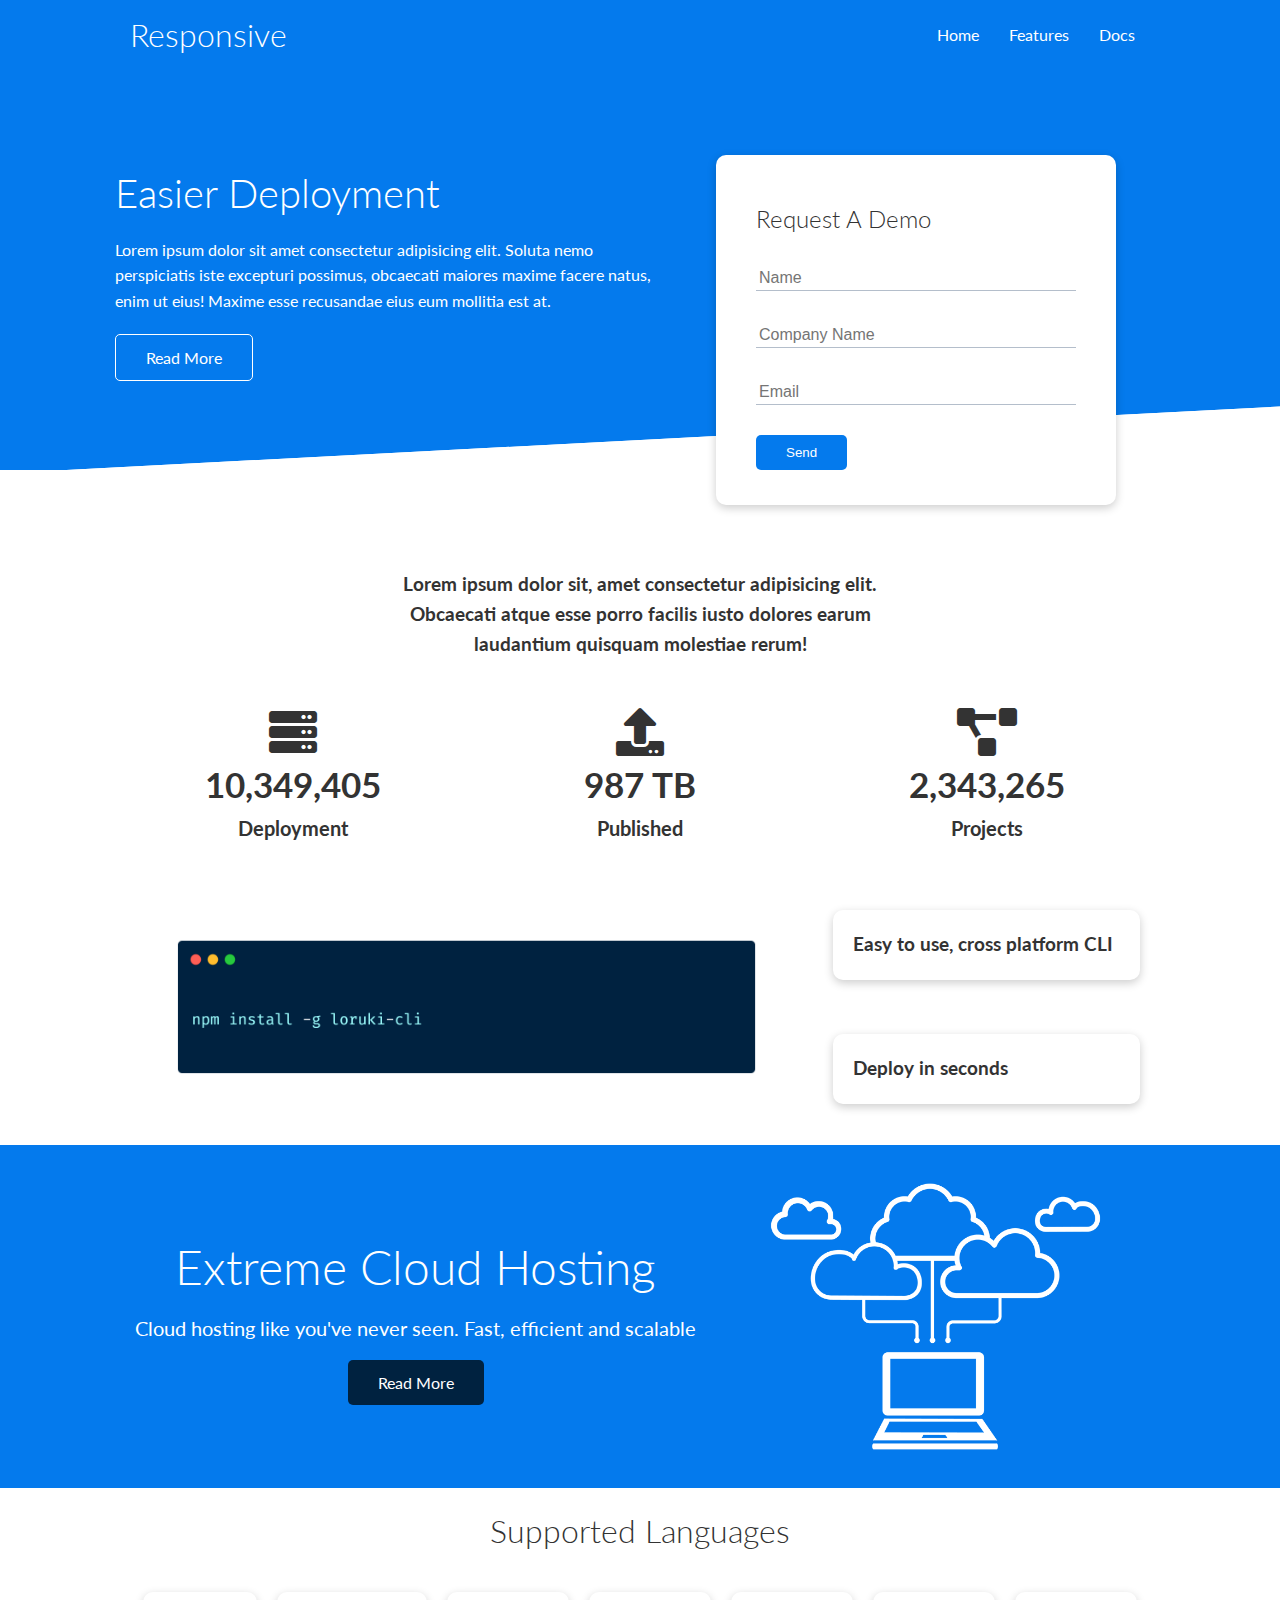
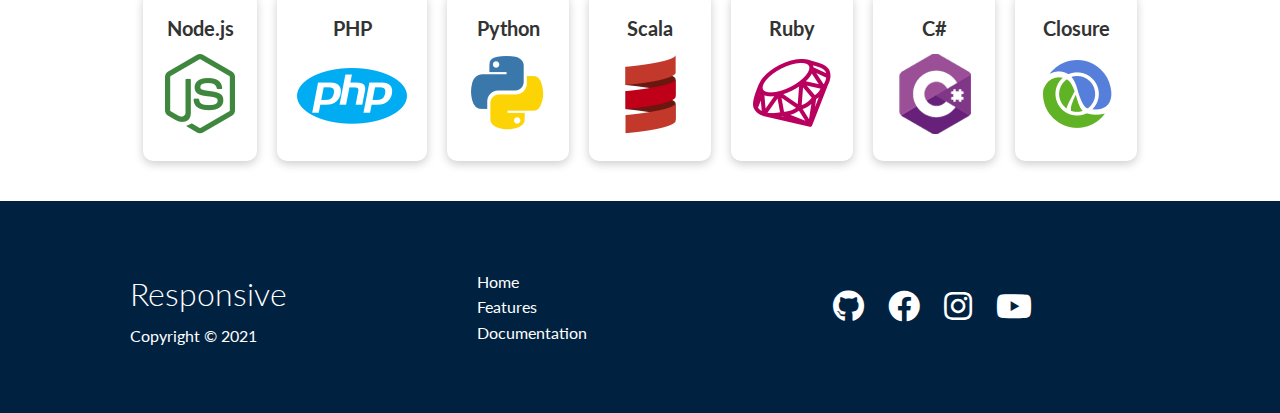
<file: index.html>
<!DOCTYPE html>
<html lang="en">
<head>
    <meta charset="UTF-8">
    <meta http-equiv="X-UA-Compatible" content="IE=edge">
    <meta name="viewport" content="width=device-width, initial-scale=1.0">
    <link rel="stylesheet" href="https://cdnjs.cloudflare.com/ajax/libs/font-awesome/5.15.3/css/all.min.css">
    <link rel="stylesheet" href="css/utilities.css">
    <link rel="stylesheet" href="css/style.css">
    <title>Responsive Website</title>
</head>

<!-- 
    CSS fro Requirement Section
 -->
<body>
    <!-- Navbar -->
    <div class="navbar">
        <div class="container flex">
            <h1 class="logo">Responsive</h1>
            <nav>
                <ul>
                    <li><a href="index.html">Home</a></li>
                    <li><a href="features.html">Features</a></li>
                    <li><a href="docs.html">Docs</a></li>
                </ul>
            </nav>
        </div>
    </div>

    <!-- Showcase -->
    <section class="showcase">
        <div class="container grid">
            <div class="showcse-text">
                <h1>Easier Deployment</h1>
                <p>Lorem ipsum dolor sit amet consectetur adipisicing elit. Soluta nemo perspiciatis iste excepturi possimus, obcaecati maiores maxime facere natus, enim ut eius! Maxime esse recusandae eius eum mollitia est at.</p>
                <a href="features.html" class="btn btn-outline">Read More</a>
            </div>
            <div class="showcase-form card">
                <h2>Request A Demo</h2>
                <form action="">
                    <div class="form-control">
                        <input type="text" name="name" placeholder="Name" required>
                    </div>
                    <div class="form-control">
                        <input type="text" name="company" placeholder="Company Name" required>
                    </div>
                    <div class="form-control">
                        <input type="email" name="email" placeholder="Email" required>
                    </div>
                    <input type="submit" value="Send" class="btn btn-primary">
                </form>
            </div>
        </div>
    </section>


    <!-- Stats -->
    <section class="stats">
        <div class="container">
            <h3 class="stats-heading text-center my-1">
                Lorem ipsum dolor sit, amet consectetur adipisicing elit. Obcaecati atque esse porro facilis iusto dolores earum laudantium quisquam molestiae rerum!
            </h3>

            <div class="grid grid-3 text-center my-4">
                <div>
                    <i class="fas fa-server fa-3x"></i>
                    <h3>10,349,405</h3>
                    <p class="text-secondary">Deployment</p>
                </div>
                
                <div>
                    <i class="fas fa-upload fa-3x"></i>
                    <h3>987 TB</h3>
                    <p class="text-secondary">Published</p>
                </div>
                
                <div>
                    <i class="fas fa-project-diagram fa-3x"></i>
                    <h3>2,343,265</h3>
                    <p class="text-secondary">Projects</p>
                </div>
                
            </div>
        </div>
    </section>

    <!-- Cli -->
    <section class="cli">
        <div class="container grid">
            <img src="images/cli.png" alt="cli">
            <div class="card">
                <h3>Easy to use, cross platform CLI</h3>
            </div>
            <div class="card">
                <h3>Deploy in seconds</h3>
            </div>
        </div>
    </section>


    <!-- Cloud  -->
    <section class="cloud bg-primary my-2 py-2">
        <div class="container grid">
            <div class="text-center">
                <h2 class="lg">Extreme Cloud Hosting</h2>
                <p class="lead my-1">Cloud hosting like you've never seen. Fast, efficient and scalable</p>
                <a href="features.html" class="btn btn-dark">Read More</a>
            </div>
            <img src="images/cloud.png" alt="Cloud">
        </div>
    </section>

    <!-- Languages -->
    <section class="languages">
        <h2 class="md text-center my-2">
            Supported Languages
        </h2>
        <div class="container flex">
            <div class="card">
                <h4>Node.js</h4>
                <img src="images/logos/node.png" alt="languages">
            </div>
            <div class="card">
                <h4>PHP</h4>
                <img src="images/logos/php.png" alt="languages">
            </div>
            <div class="card">
                <h4>Python</h4>
                <img src="images/logos/python.png" alt="languages">
            </div>
            <div class="card">
                <h4>Scala</h4>
                <img src="images/logos/scala.png" alt="languages">
            </div>
            <div class="card">
                <h4>Ruby</h4>
                <img src="images/logos/ruby.png" alt="languages">
            </div>
            <div class="card">
                <h4>C#</h4>
                <img src="images/logos/csharp.png" alt="languages">
            </div>
            <div class="card">
                <h4>Closure</h4>
                <img src="images/logos/clojure.png" alt="languages">
            </div>
        </div>
    </section>

    <!-- Footer -->
    <footer class="footer bg-dark py-5">
        <div class="container grid grid-3">
            <div>
                <h1>Responsive</h1>
                <p>Copyright &copy; 2021</p>
            </div>
            <nav>
                <ul>
                    <li><a href="index.html">Home</a></li>
                    <li><a href="features.html">Features</a></li>
                    <li><a href="docs.html">Documentation</a></li>
                </ul>
            </nav>
            <div class="social">
                <a href=""><i class="fab fa-github fa-2x"></i></a>
                <a href=""><i class="fab fa-facebook fa-2x"></i></a>
                <a href=""><i class="fab fa-instagram fa-2x"></i></a>
                <a href=""><i class="fab fa-youtube fa-2x"></i></a>
            </div>
        </div>
    </footer>
</body>
</html>
</file>
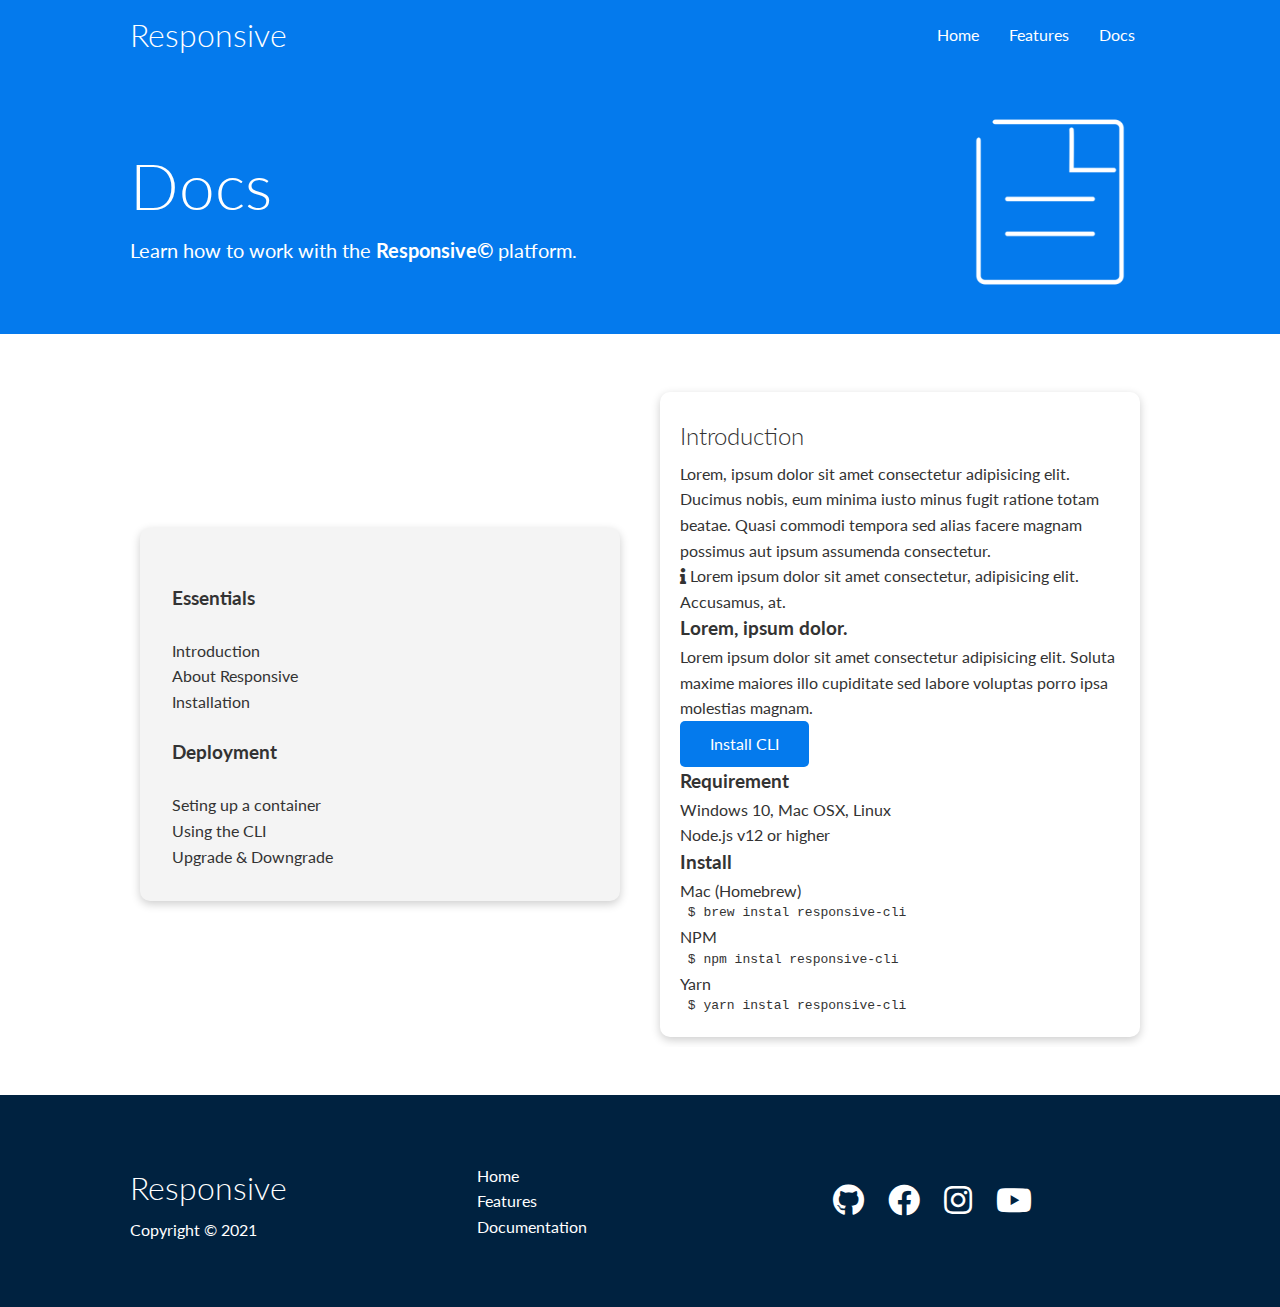
<file: docs.html>
<!DOCTYPE html>
<html lang="en">
<head>
    <meta charset="UTF-8">
    <meta http-equiv="X-UA-Compatible" content="IE=edge">
    <meta name="viewport" content="width=device-width, initial-scale=1.0">
    <link rel="stylesheet" href="https://cdnjs.cloudflare.com/ajax/libs/font-awesome/5.15.3/css/all.min.css">
    <link rel="stylesheet" href="css/utilities.css">
    <link rel="stylesheet" href="css/style.css">
    <title>Responsive Website</title>
</head>
<body>
    <!-- Navbar -->
    <div class="navbar">
        <div class="container flex">
            <h1 class="logo">Responsive</h1>
            <nav>
                <ul>
                    <li><a href="index.html">Home</a></li>
                    <li><a href="features.html">Features</a></li>
                    <li><a href="docs.html">Docs</a></li>
                </ul>
            </nav>
        </div>
    </div>


    <!-- Head -->
    <section class="docs-head bg-primary py-3">
        <div class="container grid">
            <div>
                <h1 class="xl">Docs</h1>
                <p class="lead">
                    Learn how to work with the <strong> Responsive&copy; </strong> platform.
                </p>
            </div>
            <img src="images/docs.png" alt="">
        </div>
    </section>

    <!-- Doc Main -->
    <section class="doc-main my-4">
        <div class="container grid">
            <div class="card bg-light p-3">
                <h3 class="my-2">Essentials</h3>
                <nav>
                    <ul>
                        <li><a href="#">Introduction</a></li>
                        <li><a href="#">About Responsive</a></li>
                        <li><a href="#">Installation</a></li>
                    </ul>
                </nav>
                <h3 class="my-2">Deployment</h3>
                <nav>
                    <ul>
                        <li><a href="#">Seting up a container</a></li>
                        <li><a href="#"> Using the CLI</a></li>
                        <li><a href="#">Upgrade & Downgrade</a></li>
                    </ul>
                </nav>
            </div>
            <div class="card">
                <h2>Introduction</h2>
                <p>Lorem, ipsum dolor sit amet consectetur adipisicing elit. Ducimus nobis, eum minima iusto minus fugit ratione totam beatae. Quasi commodi tempora sed alias facere magnam possimus aut ipsum assumenda consectetur.</p>
                <div class="alert alert-success">
                    <i class="fas fa-info"></i> Lorem ipsum dolor sit amet consectetur, adipisicing elit. Accusamus, at.
                </div>
                <h3>Lorem, ipsum dolor.</h3>
                <p>Lorem ipsum dolor sit amet consectetur adipisicing elit. Soluta maxime maiores illo cupiditate sed labore voluptas porro ipsa molestias magnam.</p>
                <a href="#" class="btn btn-primary">Install CLI</a>
                <h3>Requirement</h3>
                <ul>
                    <li>Windows 10, Mac OSX, Linux</li>
                    <li>Node.js v12 or higher</li>
                </ul>
                <h3>Install</h3>
                <p>Mac (Homebrew)</p>
                <pre> <code>$ brew instal responsive-cli</code> </pre>
                <p>NPM</p>
                <pre> <code>$ npm instal responsive-cli</code> </pre>
                <p>Yarn</p>
                <pre> <code>$ yarn instal responsive-cli</code> </pre>
            </div>
        </div>
    </section>

    
    <!-- Footer -->
    <footer class="footer bg-dark py-5">
    <div class="container grid grid-3">
        <div>
            <h1>Responsive</h1>
            <p>Copyright &copy; 2021</p>
        </div>
        <nav>
            <ul>
                <li><a href="index.html">Home</a></li>
                <li><a href="features.html">Features</a></li>
                <li><a href="docs.html">Documentation</a></li>
            </ul>
        </nav>
        <div class="social">
            <a href=""><i class="fab fa-github fa-2x"></i></a>
            <a href=""><i class="fab fa-facebook fa-2x"></i></a>
            <a href=""><i class="fab fa-instagram fa-2x"></i></a>
            <a href=""><i class="fab fa-youtube fa-2x"></i></a>
        </div>
    </div>
    </footer>

    
</body>
</html>
</file>
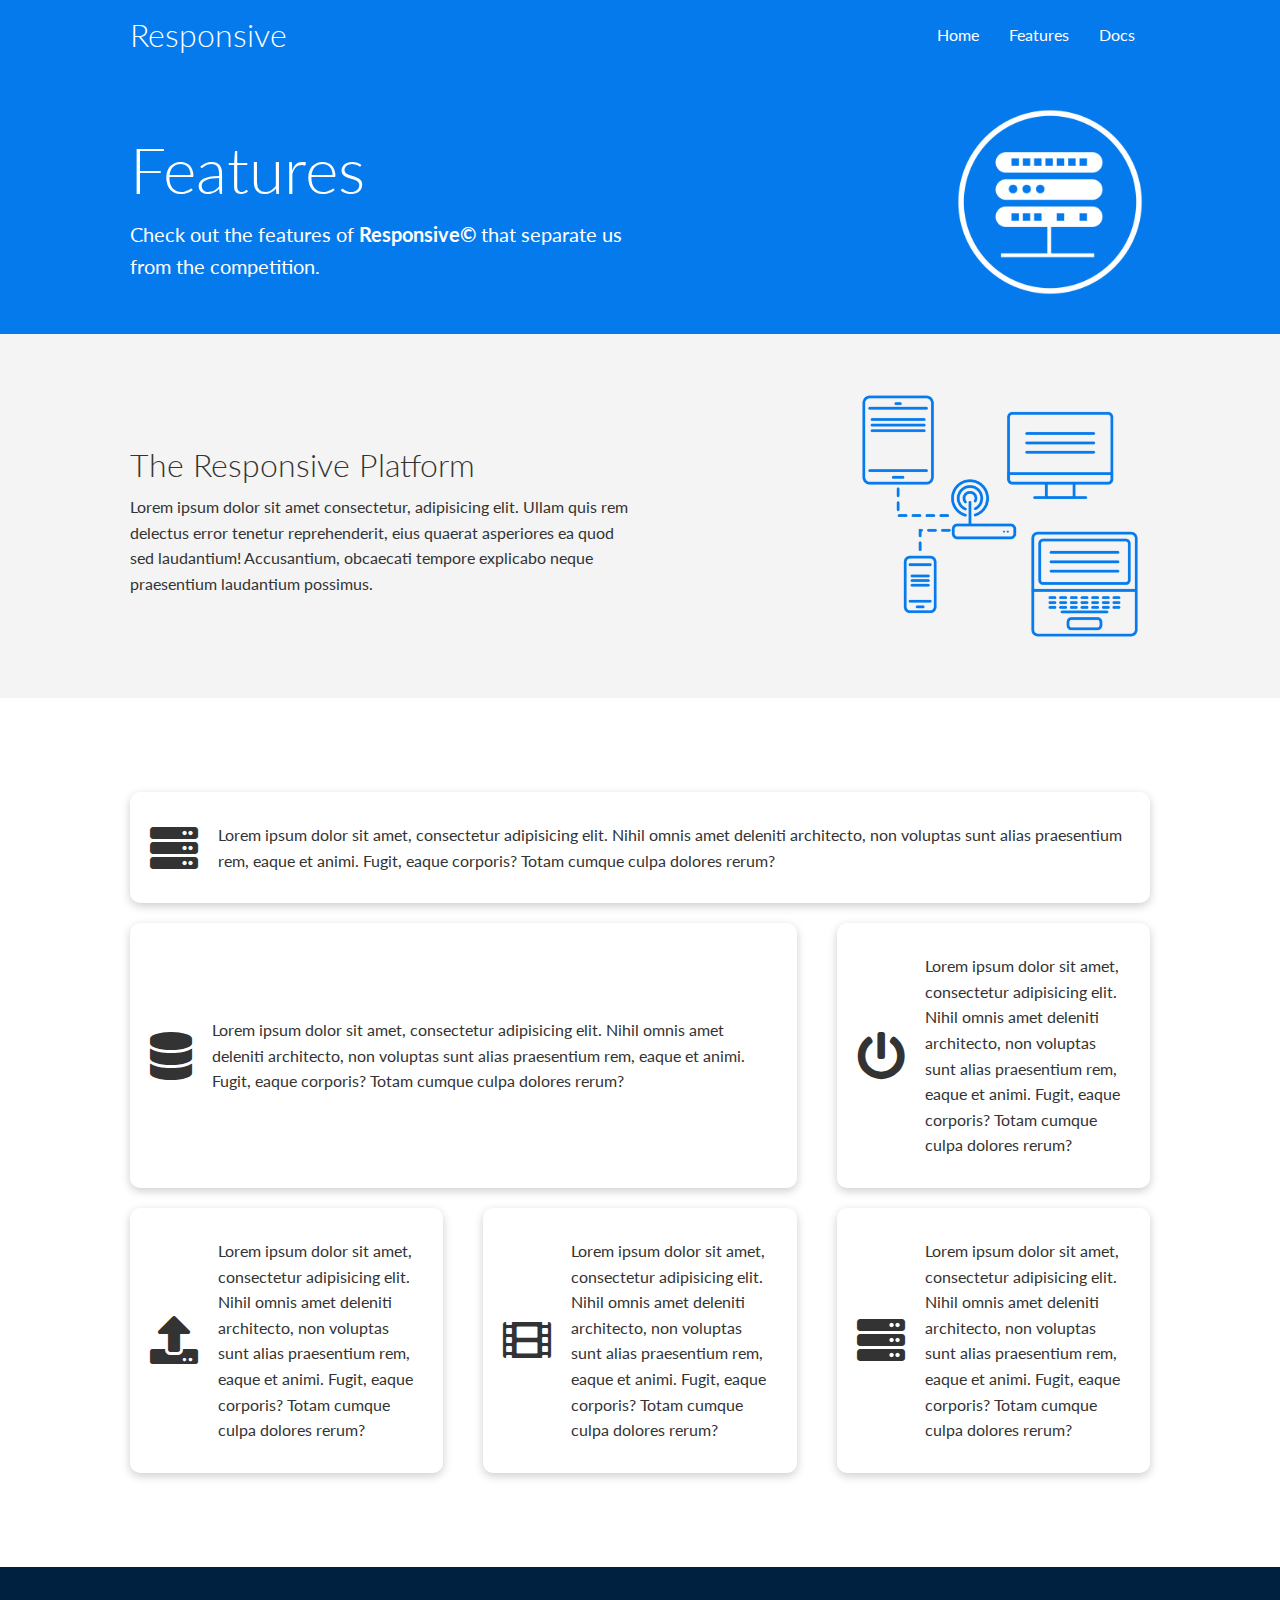
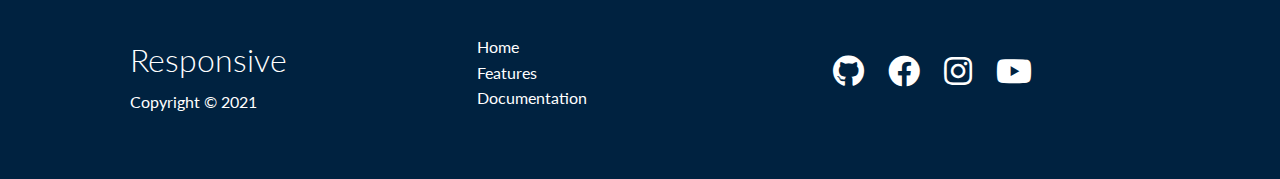
<file: features.html>
<!DOCTYPE html>
<html lang="en">
<head>
    <meta charset="UTF-8">
    <meta http-equiv="X-UA-Compatible" content="IE=edge">
    <meta name="viewport" content="width=device-width, initial-scale=1.0">
    <link rel="stylesheet" href="https://cdnjs.cloudflare.com/ajax/libs/font-awesome/5.15.3/css/all.min.css">
    <link rel="stylesheet" href="css/utilities.css">
    <link rel="stylesheet" href="css/style.css">
    <title>Responsive Website</title>
</head>
<body>
    <!-- Navbar -->
    <div class="navbar">
        <div class="container flex">
            <h1 class="logo">Responsive</h1>
            <nav>
                <ul>
                    <li><a href="index.html">Home</a></li>
                    <li><a href="features.html">Features</a></li>
                    <li><a href="docs.html">Docs</a></li>
                </ul>
            </nav>
        </div>
    </div>


    <!-- Head -->
    <section class="features-head bg-primary py-3">
        <div class="container grid">
            <div>
                <h1 class="xl">Features</h1>
                <p class="lead">
                    Check out the features of <strong> Responsive&copy; </strong> that separate us from the competition.
                </p>
            </div>
            <img src="images/server.png" alt="">
        </div>
    </section>



    <!-- Subhead -->
    <section class="features-sub-head bg-light py-3">
        <div class="container grid">
           <div>
               <h1 class="md">The Responsive Platform</h1>
               <p >
                   Lorem ipsum dolor sit amet consectetur, adipisicing elit. Ullam quis rem delectus error tenetur reprehenderit, eius quaerat asperiores ea quod sed laudantium! Accusantium, obcaecati tempore explicabo neque praesentium laudantium possimus.
               </p>
           </div>
           <img src="images/server2.png" alt="">
        </div>
    </section>

    <!-- Features-Main -->
    <section class="features-main py-5">
        <div class="container grid grid-3">
            <div class="card flex">
                <i class="fas fa-server fa-3x"></i>
                <p>Lorem ipsum dolor sit amet, consectetur adipisicing elit. Nihil omnis amet deleniti architecto, non voluptas sunt alias praesentium rem, eaque et animi. Fugit, eaque corporis? Totam cumque culpa dolores rerum?</p>
            </div>
            <div class="card flex">
                <i class="fas fa-database fa-3x"></i>
                <p>Lorem ipsum dolor sit amet, consectetur adipisicing elit. Nihil omnis amet deleniti architecto, non voluptas sunt alias praesentium rem, eaque et animi. Fugit, eaque corporis? Totam cumque culpa dolores rerum?</p>
            </div>
            <div class="card flex">
                <i class="fas fa-power-off fa-3x"></i>
                <p>Lorem ipsum dolor sit amet, consectetur adipisicing elit. Nihil omnis amet deleniti architecto, non voluptas sunt alias praesentium rem, eaque et animi. Fugit, eaque corporis? Totam cumque culpa dolores rerum?</p>
            </div>
            <div class="card flex">
                <i class="fas fa-upload fa-3x"></i>
                <p>Lorem ipsum dolor sit amet, consectetur adipisicing elit. Nihil omnis amet deleniti architecto, non voluptas sunt alias praesentium rem, eaque et animi. Fugit, eaque corporis? Totam cumque culpa dolores rerum?</p>
            </div>
            <div class="card flex">
                <i class="fas fa-film fa-3x"></i>
                <p>Lorem ipsum dolor sit amet, consectetur adipisicing elit. Nihil omnis amet deleniti architecto, non voluptas sunt alias praesentium rem, eaque et animi. Fugit, eaque corporis? Totam cumque culpa dolores rerum?</p>
            </div>
            <div class="card flex">
                <i class="fas fa-server p fa-3x"></i>
                <p>Lorem ipsum dolor sit amet, consectetur adipisicing elit. Nihil omnis amet deleniti architecto, non voluptas sunt alias praesentium rem, eaque et animi. Fugit, eaque corporis? Totam cumque culpa dolores rerum?</p>
            </div>
            
        </div>
    </section>

    <!-- Footer -->
    <footer class="footer bg-dark py-5">
    <div class="container grid grid-3">
        <div>
            <h1>Responsive</h1>
            <p>Copyright &copy; 2021</p>
        </div>
        <nav>
            <ul>
                <li><a href="index.html">Home</a></li>
                <li><a href="features.html">Features</a></li>
                <li><a href="docs.html">Documentation</a></li>
            </ul>
        </nav>
        <div class="social">
            <a href=""><i class="fab fa-github fa-2x"></i></a>
            <a href=""><i class="fab fa-facebook fa-2x"></i></a>
            <a href=""><i class="fab fa-instagram fa-2x"></i></a>
            <a href=""><i class="fab fa-youtube fa-2x"></i></a>
        </div>
    </div>
    </footer>

    
</body>
</html>
</file>
<file: css/utilities.css>
.container {
    max-width: 1100px;
    margin: 0 auto;
    overflow: auto;
    padding: 0 40px;
}

.card {
    background-color: #fff;
    color: #333;
    border-radius: 10px;
    box-shadow: 0 3px 10px rgba(0, 0, 0, 0.2);
    padding: 20px;
    margin: 10px;
}

.btn {
    display: inline-block;
    padding: 10px 30px;
    cursor: pointer;
    background: var(--primary-color);
    color: #fff;
    border: none;
    border-radius: 5px;
}

.btn-outline {
    background-color: transparent;
    border: 1px #fff solid;
}

.btn:hover {
    transform: scale(0.98);
}


/* Backgrounds & Coloured Buttons */
.bg-primary, .btn-primary {
    background-color: var(--primary-color);
    color: #fff;
}

.bg-secondary, .btn-secondary {
    background-color: var(--secondary-color);
    color: #fff;
}

.bg-light, .btn-light {
    background-color: var(--light-color);
    color: #333;
}

.bg-dark, .btn-dark {
    background-color: var(--dark-color);
    color: #fff;
}

.bg-primary a, .btn-primary a,
.bg-secondary a, .btn-secondary a,
.bg-dark a, .btn-dark a {
    color: #fff;
}


/* Text Sizes */
.lead {
    font-size: 20px;
}

.sm {
    font-size: 1rem;
}

.md {
    font-size: 2rem;
}

.lg {
    font-size: 3rem;
}

.xl {
    font-size: 4rem;
}



.text-center {
    text-align: center;
}

.flex {
    display: flex;
    justify-content: center;
    align-items: center;
    height: 100%;
}

.grid {
    display: grid;
    grid-template-columns: repeat(2, 1fr);
    gap: 20px;
    justify-content: center;
    align-items: center;
    height: 100%;
}

.grid-3 {
    grid-template-columns: repeat(3, 1fr);
}


/* Margin  */

.my-1 {
    margin: 1rem 0;
}

.my-2 {
    margin: 1.5rem 0;
}

.my-3 {
    margin: 2rem 0;
}

.my-4 {
    margin: 3rem 0;
}

.my-5 {
    margin: 4rem 0;
}

.m-1 {
    margin: 1rem; 
}

.m-2 {
    margin: 1.5rem; 
}

.m-3 {
    margin: 2rem; 
}

.m-4 {
    margin: 3rem;
}

.m-5 {
    margin: 4rem; 
}



/* Padding  */

.py-1 {
    padding: 1rem 0;
}

.py-2 {
    padding: 1.5rem 0;
}

.py-3 {
    padding: 2rem 0;
}

.py-4 {
    padding: 3rem 0;
}

.py-5 {
    padding: 4rem 0;
}

.p-1 {
    padding: 1rem; 
}

.p-2 {
    padding: 1.5rem; 
}

.p-3 {
    padding: 2rem; 
}

.p-4 {
    padding: 3rem;
}

.p-5 {
    padding: 4rem; 
}
</file>
<file: css/style.css>
@import url('https://fonts.googleapis.com/css2?family=Lato:wght@300&display=swap');

:root {
    --primary-color: #047aed;
    --secondary-color: #1c3fa8;
    --light-color: #f4f4f4;
    --dark-color: #002240;
}
* {
    box-sizing: border-box;
    padding: 0;
    margin: 0;
}

body {
    font-family: 'Lato', sans-serif;
    color: #333;
    line-height: 1.6;
}

ul {
    list-style-type: none;
}

a {
    text-decoration: none;
    color: #333;
}

h1, h2 {
    font-weight: 300;
    line-height: 1.2;
    margin: 10px 0;
}

img {
    width: 100%;
}

.navbar {
    background-color: var(--primary-color);
    color: #fff;
    height: 70px;
}

.navbar ul {
    display: flex;
}

.navbar a{
    color: #fff;
    padding: 10px;
    margin: 0 5px;
}

.navbar a:hover {
    border-bottom: 2px #fff solid;
}

.navbar .flex {
    justify-content: space-between;
}


/* Showcase */
.showcase {
    height: 400px;
    background-color: var(--primary-color);
    color: #fff;
    position: relative;
}

.showcase h1 {
    font-size: 40px;
}

.showcase .grid {
    overflow: visible;
    grid-template-columns: 55% 45%;
    gap: 30px;
}

.showcase-form {
    position: relative;
    top: 60px;
    height: 350px;
    width: 400px;
    padding: 40px;
    z-index: 100;
}

.showcase-form .form-control {
    margin: 30px 0;
}

.showcase-form input[type='text'],
.showcase-form input[type='email'] {
    border: 0;
    border-bottom: 1px solid #b4becb;
    width: 100%;
    padding: 3px;
    font-size: 16px;
}

.showcase-form input:focus {
    outline: none;
}

.showcase p {
    margin: 20px 0;
}

.showcase::before, .showcase::after {
    content: "";
    position: absolute;
    height: 100px;
    bottom: -70px;
    right: 0;
    left: 0;
    background: #fff;
    transform: skewY(-3deg);
    -webkit-transform: skewY(-3deg);
    -moz-transform: skewY(-3deg);
    -ms-transform: skewY(-3deg);
}

/* Stats */
.stats {
    padding-top: 100px;
}

.stats-heading {
    max-width: 500px;
    margin: 0 auto;
}

.stats .grid h3 {
    font-size: 35px;
}

.stats .grid p {
    font-size: 20px;
    font-weight: bold;
}

/* CLI */
.cli .grid {
    grid-template-columns: repeat(3, 1fr);
    grid-template-rows: repeat(2, 1fr);
}

.cli .grid > *:first-child {
    grid-column: 1 / span 2;
    grid-row: 1 / span 2;
}

/* Cloud */
.cloud .grid {
    grid-template-columns: 4fr 3fr;
}


/* Languages */
.languages .flex {
    flex-wrap: wrap;
}
.languages .card {
    text-align: center;
    margin: 18px 10px 40px;
    transition: transform 0.2s ease-in;
}

.languages .card h4 {
    font-size: 20px;
    margin-bottom: 10px;
}

.languages .card:hover {
    transform: translateY(-15px);
}

/* Features */
.features-head img, .docs-head img {
    width: 200px;
    justify-self: flex-end;
}

/* Features */
.features-sub-head img {
    width: 300px;
    justify-self: flex-end;
}

.features-main .card > i {
    margin-right: 20px;
}

.features-main .grid {
    padding: 30px;
}

.features-main .grid > *:first-child{
    grid-column: 1 / span 3;
}

.features-main .grid > *:nth-child(2){
    grid-column: 1 / span 2;
}

/* Docs */
.docs-main h3 {
    margin: 20px 0;
}

.docs-main .grid{
    grid-template-columns: 1fr 2fr;
    align-items: flex-start;
}


/* Footer */
.footer .social a{
    margin: 0 10px;
}

/* Tablets & Under */
@media(max-width:768px) {
    .grid, .showcase .grid,
    .stats .grid, .cli .grid,
    .cloud .grid {
        grid-template-columns: 1fr;
        grid-template-rows: 1fr;
    }

    .showcase {
        height: auto;
    }

    .showcase-text {
        text-align: center;
        margin-top: 40px;
    }

    .showcase-form {
        justify-self: center;
        margin: auto;
    }

    .cli .grid > *:first-child {
        grid-column: 1;
        grid-row: 1;
    }
    
}

/* Mobile */
@media(max-width:500px) {
    .navbar {
        height: 110px;
    }

    .navbar .flex{
        flex-direction: column;
    }

    .navbar ul{
        padding: 10px;
        background-color: rgba(0, 0, 0, 0.1);
    }
}
</file>
